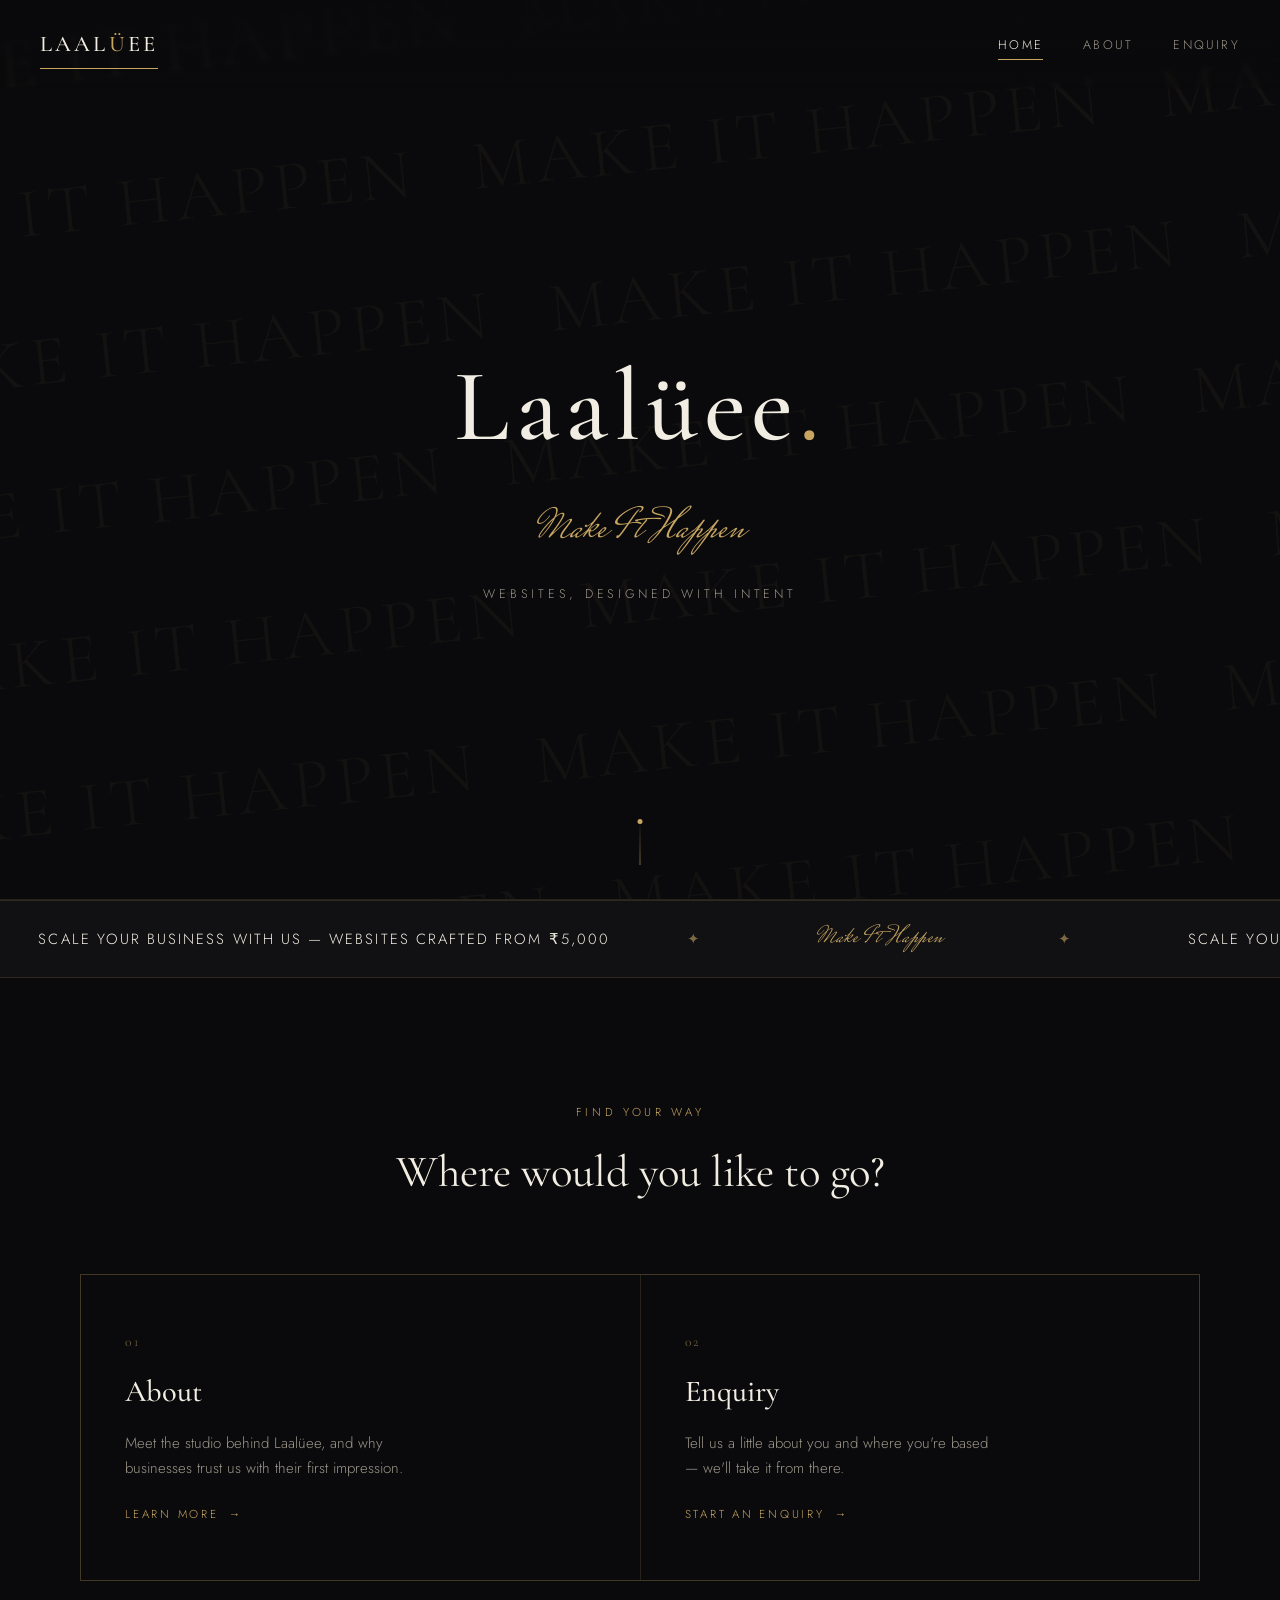
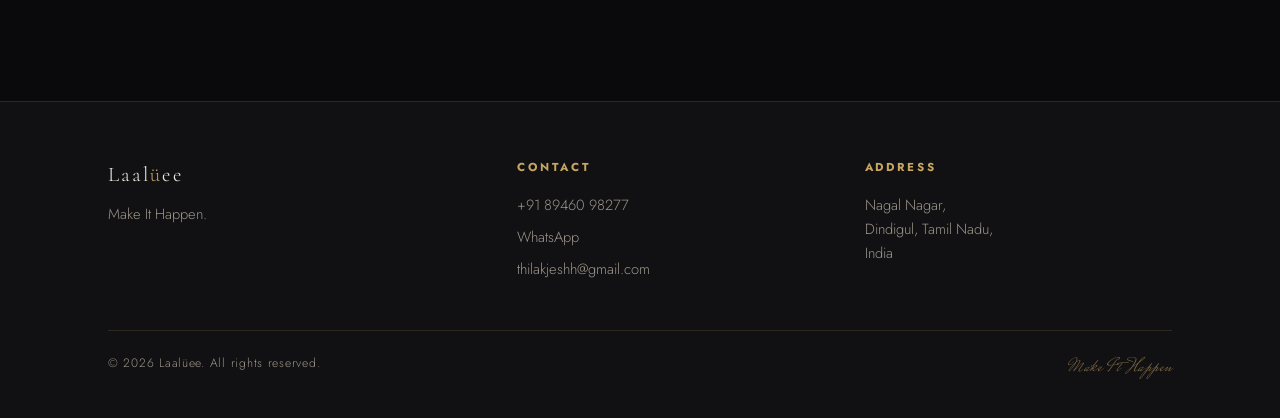
<file: index.html>
<!DOCTYPE html>
<html lang="en">
<head>
<meta charset="UTF-8">
<meta name="viewport" content="width=device-width, initial-scale=1.0">
<title>Laalüee — Make It Happen</title>
<meta name="description" content="Laalüee designs and builds premium, trustworthy websites for small businesses. Make it happen.">
<link rel="stylesheet" href="styles.css">
</head>
<body>

<!-- Loader overlay -->
<div class="loader" id="pageLoader" aria-hidden="true">
  <div class="loader-inner">
    <span class="loader-ghost">Laä</span>
    <span class="loader-ink">Laä</span>
  </div>
</div>

<!-- Nav -->
<nav class="site-nav">
  <a href="index.html" class="logo" data-nav>Laal<span>ü</span>ee</a>
  <ul>
    <li><a href="index.html" data-nav>Home</a></li>
    <li><a href="about.html" data-nav>About</a></li>
    <li><a href="enquiry.html" data-nav>Enquiry</a></li>
  </ul>
</nav>

<!-- Hero -->
<section class="hero">
  <div class="watermark" id="watermark" aria-hidden="true"></div>
  <div class="hero-content container">
    <h1 class="brand-name">Laal&uuml;ee<span class="dot">.</span></h1>
    <p class="brand-slogan">Make It Happen</p>
    <p class="hero-sub">Websites, designed with intent</p>
  </div>
  <div class="scroll-cue" aria-hidden="true"></div>
</section>

<!-- Marquee -->
<div class="marquee" aria-hidden="true">
  <div class="marquee-track" id="marqueeTrack">
    <span class="price">Scale your business with us — websites crafted from &#8377;5,000<span class="divider">&#10022;</span></span>
    <span class="slogan">Make It Happen<span class="divider" style="color:var(--gold-dim); font-family:var(--font-body); margin-left:2.4rem;">&#10022;</span></span>
  </div>
</div>

<!-- Options -->
<section class="options container">
  <div class="options-head">
    <p class="eyebrow">Find your way</p>
    <h2>Where would you like to go?</h2>
  </div>
  <div class="option-grid">
    <a href="about.html" class="option-card" data-nav>
      <span class="num">01</span>
      <h3>About</h3>
      <p>Meet the studio behind Laalüee, and why businesses trust us with their first impression.</p>
      <span class="go">Learn more</span>
    </a>
    <a href="enquiry.html" class="option-card" data-nav>
      <span class="num">02</span>
      <h3>Enquiry</h3>
      <p>Tell us a little about you and where you're based — we'll take it from there.</p>
      <span class="go">Start an enquiry</span>
    </a>
  </div>
</section>

<!-- Footer -->
<footer class="site-footer">
  <div class="container">
    <div class="footer-grid">
      <div class="footer-col">
        <div class="footer-brand">Laal<span>ü</span>ee</div>
        <p>Make It Happen.</p>
      </div>
      <div class="footer-col">
        <h4>Contact</h4>
        <a href="tel:+918946098277">+91 89460 98277</a>
        <a href="https://wa.me/918946098277" target="_blank" rel="noopener">WhatsApp</a>
        <a href="mailto:Laaluee.in@gmail.com">thilakjeshh@gmail.com</a>
      </div>
      <div class="footer-col">
        <h4>Address</h4>
        <p>Nagal Nagar,<br>Dindigul, Tamil Nadu,<br>India</p>
      </div>
    </div>
    <div class="footer-bottom">
      <span>&copy; <span id="year"></span> Laalüee. All rights reserved.</span>
      <span class="script">Make It Happen</span>
    </div>
  </div>
</footer>

<script src="script.js"></script>
<script>document.getElementById("year").textContent = new Date().getFullYear();</script>
</body>
</html>
</file>
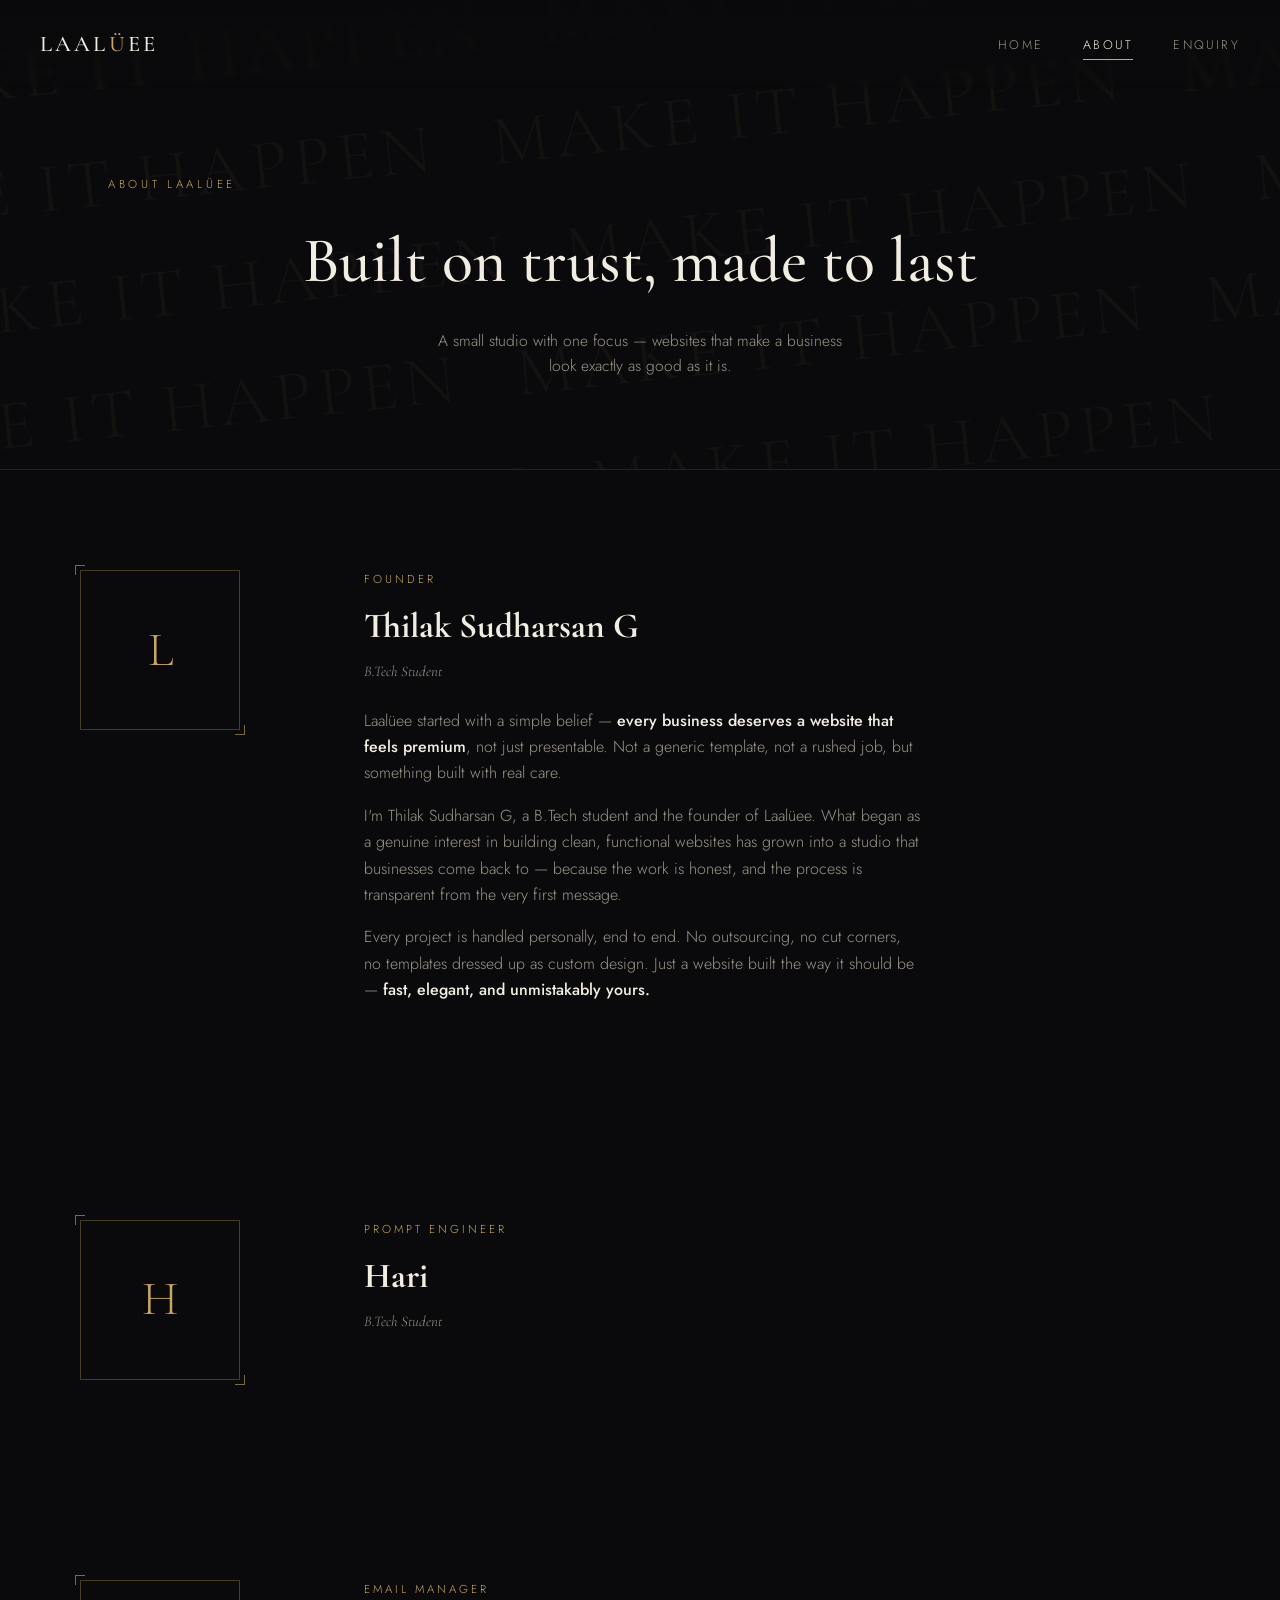
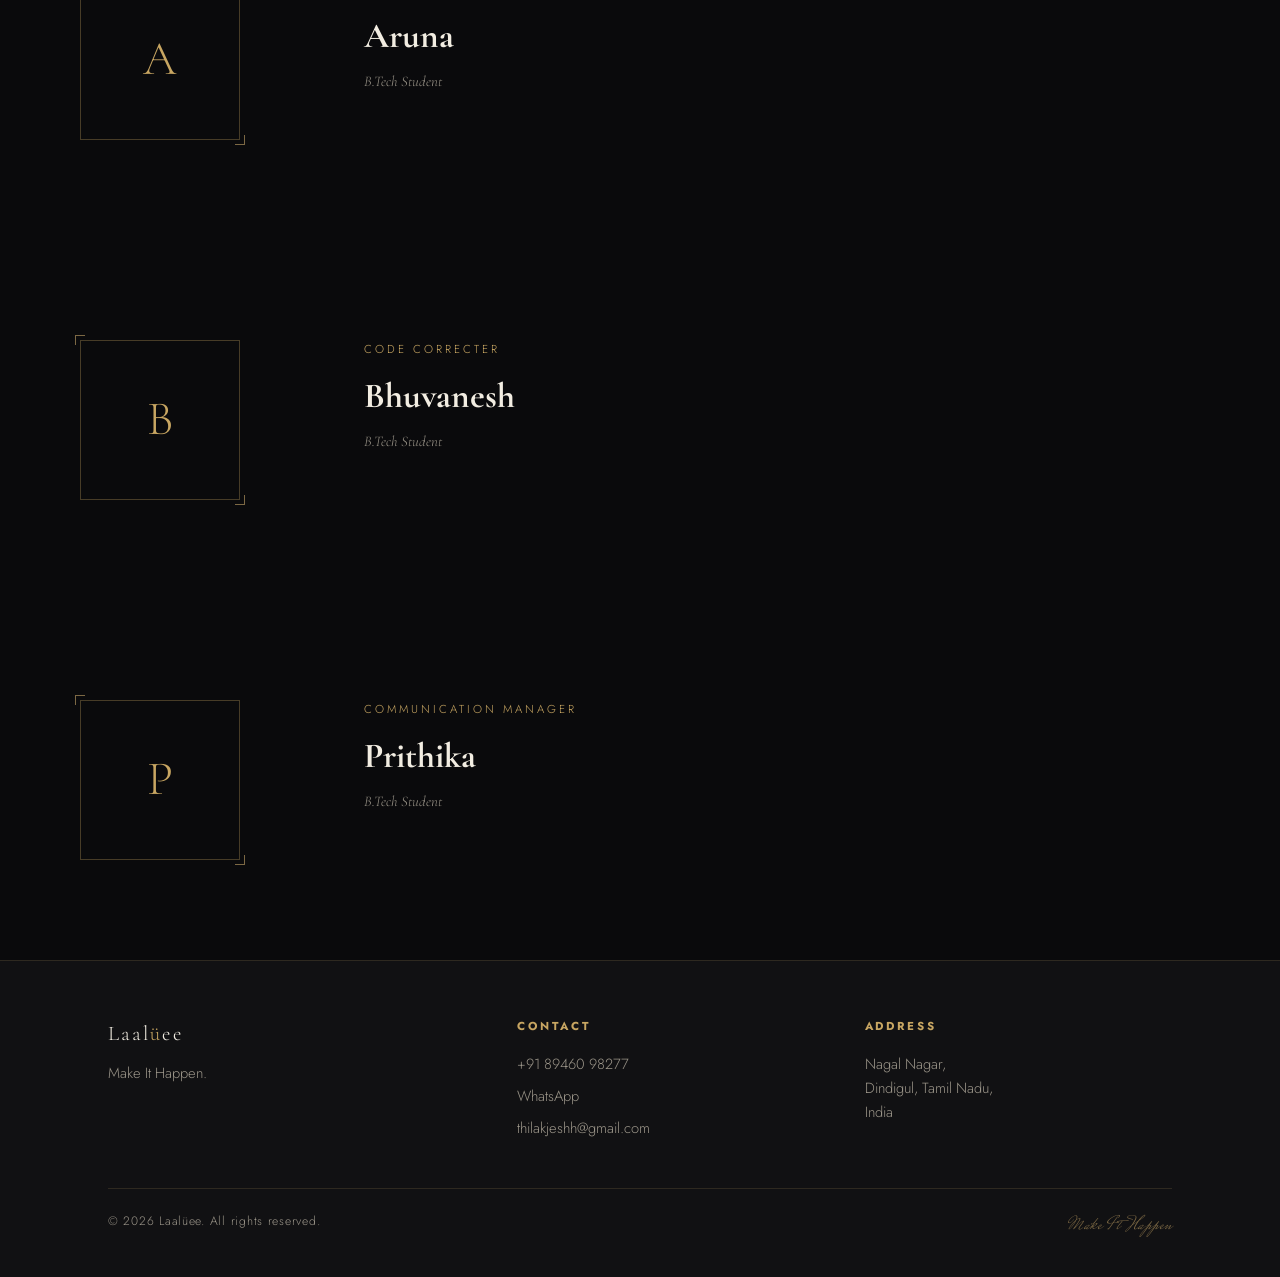
<file: about.html>
<!DOCTYPE html>
<html lang="en">
<head>
<meta charset="UTF-8">
<meta name="viewport" content="width=device-width, initial-scale=1.0">
<title>About — Laalüee</title>
<meta name="description" content="Meet Laalüee — founded by Thilak Sudharsan G, building clean, trustworthy websites for small businesses.">
<link rel="stylesheet" href="styles.css">
</head>
<body>

<div class="loader" id="pageLoader" aria-hidden="true">
  <div class="loader-inner">
    <span class="loader-ghost">Laä</span>
    <span class="loader-ink">Laä</span>
  </div>
</div>

<nav class="site-nav">
  <a href="index.html" class="logo" data-nav>Laal<span>ü</span>ee</a>
  <ul>
    <li><a href="index.html" data-nav>Home</a></li>
    <li><a href="about.html" data-nav>About</a></li>
    <li><a href="enquiry.html" data-nav>Enquiry</a></li>
  </ul>
</nav>

<header class="page-hero">
  <div class="watermark" id="watermark" aria-hidden="true"></div>
  <div class="container">
    <p class="eyebrow" style="text-align:center;">About Laalüee</p>
    <h1>Built on trust, made to last</h1>
    <p class="lede">A small studio with one focus — websites that make a business look exactly as good as it is.</p>
  </div>
</header>
<section class="container founder">

  <div class="founder-mark" aria-hidden="true">L</div>

  <div>

    <p class="founder-role">Founder</p>

    <h2 class="founder-name">Thilak Sudharsan G</h2>

    <p class="founder-title">B.Tech Student</p>

    <div class="founder-bio">

      <p>Laalüee started with a simple belief — <strong>every business deserves a website that feels premium</strong>, not just presentable. Not a generic template, not a rushed job, but something built with real care.</p>

      <p>I'm Thilak Sudharsan G, a B.Tech student and the founder of Laalüee. What began as a genuine interest in building clean, functional websites has grown into a studio that businesses come back to — because the work is honest, and the process is transparent from the very first message.</p>

      <p>Every project is handled personally, end to end. No outsourcing, no cut corners, no templates dressed up as custom design. Just a website built the way it should be — <strong>fast, elegant, and unmistakably yours.</strong></p>

    </div>

  </div>

</section>

<section class="container founder">

  <div class="founder-mark" aria-hidden="true">H</div>

  <div>

    <p class="founder-role">Prompt Engineer</p>

    <h2 class="founder-name">Hari</h2>

    <p class="founder-title">B.Tech Student</p>

  </div>

</section>

<section class="container founder">

  <div class="founder-mark" aria-hidden="true">A</div>

  <div>

    <p class="founder-role">Email Manager</p>

    <h2 class="founder-name">Aruna</h2>

    <p class="founder-title">B.Tech Student</p>

  </div>

</section>

<section class="container founder">

  <div class="founder-mark" aria-hidden="true">B</div>

  <div>

    <p class="founder-role">Code Correcter</p>

    <h2 class="founder-name">Bhuvanesh</h2>

    <p class="founder-title">B.Tech Student</p>

  </div>

</section>

<section class="container founder">

  <div class="founder-mark" aria-hidden="true">P</div>

  <div>

    <p class="founder-role">Communication Manager</p>

    <h2 class="founder-name">Prithika</h2>

    <p class="founder-title">B.Tech Student</p>

  </div>

</section>


<footer class="site-footer">
  <div class="container">
    <div class="footer-grid">
      <div class="footer-col">
        <div class="footer-brand">Laal<span>ü</span>ee</div>
        <p>Make It Happen.</p>
      </div>
      <div class="footer-col">
        <h4>Contact</h4>
        <a href="tel:+918946098277">+91 89460 98277</a>
        <a href="https://wa.me/918946098277" target="_blank" rel="noopener">WhatsApp</a>
        <a href="mailto:thilakjeshh@gmail.com">thilakjeshh@gmail.com</a>
      </div>
      <div class="footer-col">
        <h4>Address</h4>
        <p>Nagal Nagar,<br>Dindigul, Tamil Nadu,<br>India</p>
      </div>
    </div>
    <div class="footer-bottom">
      <span>&copy; <span id="year"></span> Laalüee. All rights reserved.</span>
      <span class="script">Make It Happen</span>
    </div>
  </div>
</footer>

<script src="script.js"></script>
<script>document.getElementById("year").textContent = new Date().getFullYear();</script>
</body>
</html>
</file>
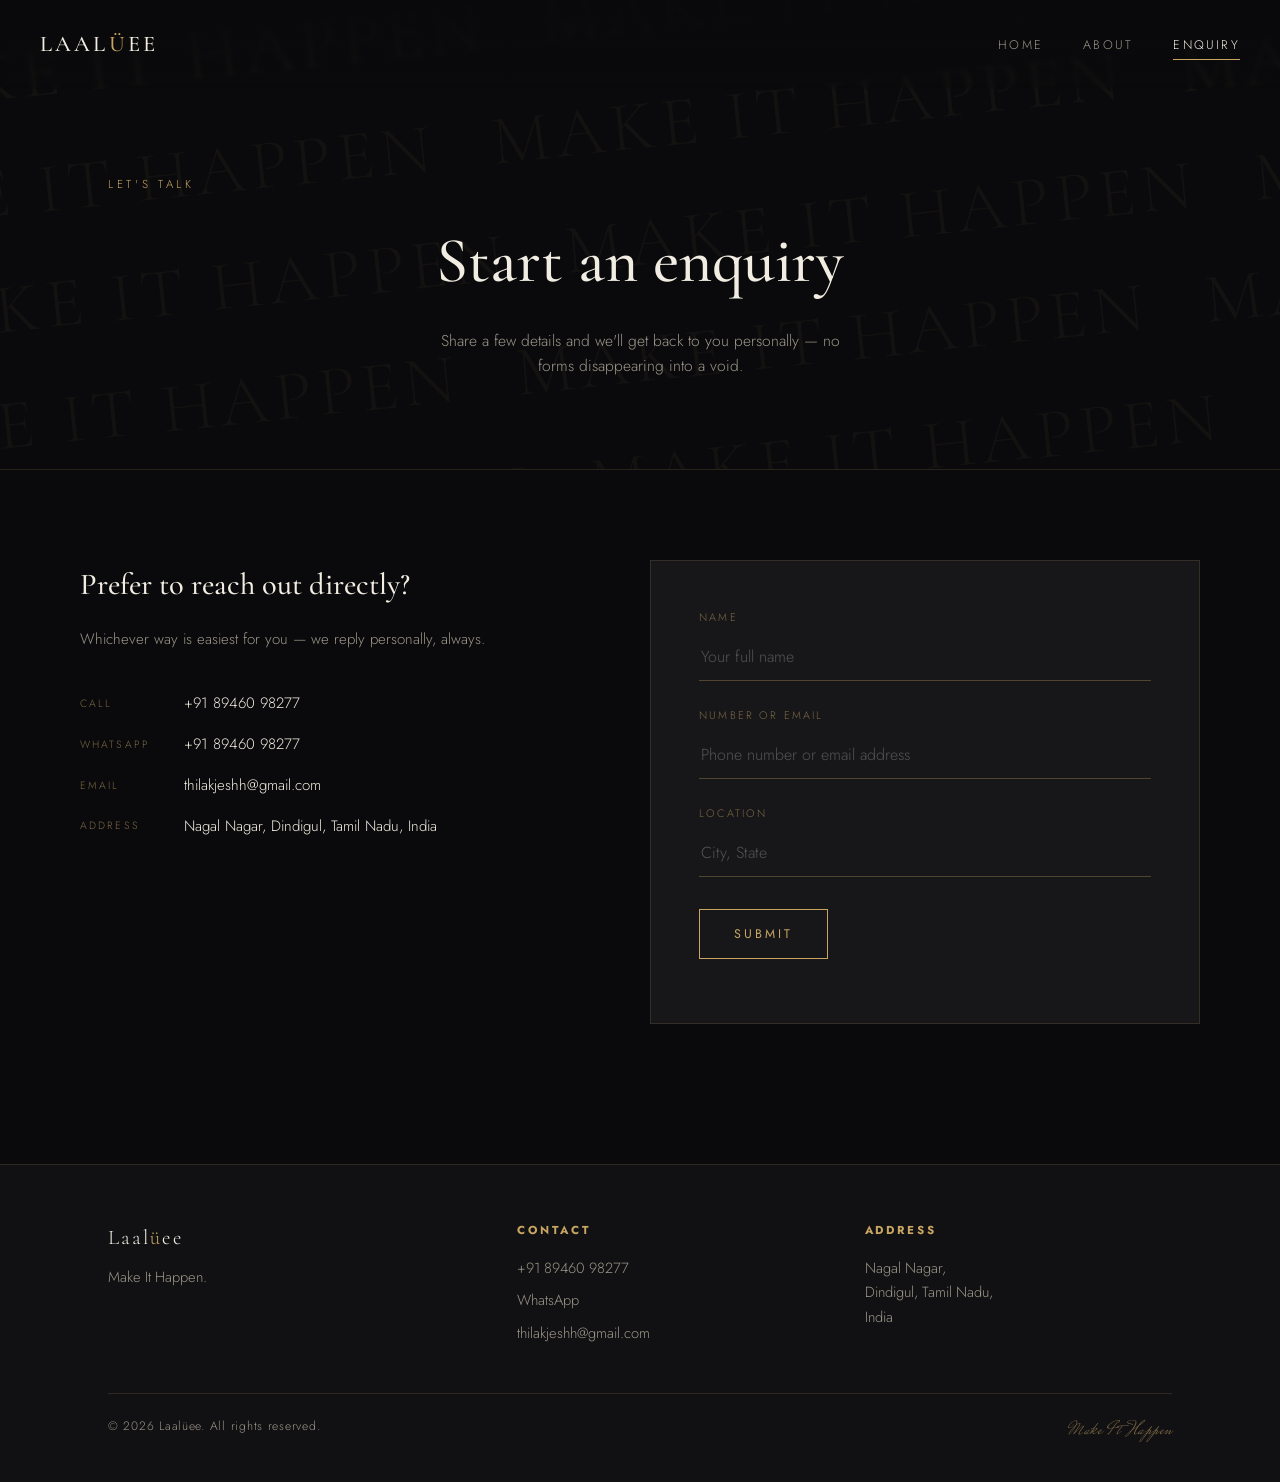
<file: enquiry.html>
<!DOCTYPE html>
<html lang="en">
<head>
<meta charset="UTF-8">
<meta name="viewport" content="width=device-width, initial-scale=1.0">
<title>Enquiry — Laalüee</title>
<meta name="description" content="Start an enquiry with Laalüee — tell us about you and your business, and we'll take it from there.">
<link rel="stylesheet" href="styles.css">
</head>
<body>

<div class="loader" id="pageLoader" aria-hidden="true">
  <div class="loader-inner">
    <span class="loader-ghost">Laä</span>
    <span class="loader-ink">Laä</span>
  </div>
</div>

<nav class="site-nav">
  <a href="index.html" class="logo" data-nav>Laal<span>ü</span>ee</a>
  <ul>
    <li><a href="index.html" data-nav>Home</a></li>
    <li><a href="about.html" data-nav>About</a></li>
    <li><a href="enquiry.html" data-nav>Enquiry</a></li>
  </ul>
</nav>

<header class="page-hero">
  <div class="watermark" id="watermark" aria-hidden="true"></div>
  <div class="container">
    <p class="eyebrow" style="text-align:center;">Let's talk</p>
    <h1>Start an enquiry</h1>
    <p class="lede">Share a few details and we'll get back to you personally — no forms disappearing into a void.</p>
  </div>
</header>

<section class="container enquiry-wrap">
  <div class="enquiry-info">
    <h2>Prefer to reach out directly?</h2>
    <p>Whichever way is easiest for you — we reply personally, always.</p>
    <div class="enquiry-contact">
      <a href="tel:+918946098277"><span class="tag">Call</span> +91 89460 98277</a>
      <a href="https://wa.me/918946098277" target="_blank" rel="noopener"><span class="tag">WhatsApp</span> +91 89460 98277</a>
      <a href="mailto:thilakjeshh@gmail.com"><span class="tag">Email</span> thilakjeshh@gmail.com</a>
      <a href="#" onclick="return false;" style="cursor:default;"><span class="tag">Address</span> Nagal Nagar, Dindigul, Tamil Nadu, India</a>
    </div>
  </div>

  <div class="form-card">
    <form id="enquiryForm">
      <div class="field">
        <label for="name">Name</label>
        <input type="text" id="name" name="name" placeholder="Your full name" required>
      </div>
      <div class="field">
        <label for="contact">Number or Email</label>
        <input type="text" id="contact" name="contact" placeholder="Phone number or email address" required>
      </div>
      <div class="field">
        <label for="location">Location</label>
        <input type="text" id="location" name="location" placeholder="City, State" required>
      </div>
      <button type="submit" class="submit-btn">Submit</button>
      <p class="form-note" id="formNote"></p>
    </form>

    <div class="form-success" id="formSuccess">
      <p class="script-line">You have made it.</p>
      <p>Thank you — we've received your details and will reach out to you shortly.</p>
    </div>
  </div>
</section>

<footer class="site-footer">
  <div class="container">
    <div class="footer-grid">
      <div class="footer-col">
        <div class="footer-brand">Laal<span>ü</span>ee</div>
        <p>Make It Happen.</p>
      </div>
      <div class="footer-col">
        <h4>Contact</h4>
        <a href="tel:+918946098277">+91 89460 98277</a>
        <a href="https://wa.me/918946098277" target="_blank" rel="noopener">WhatsApp</a>
        <a href="mailto:thilakjeshh@gmail.com">thilakjeshh@gmail.com</a>
      </div>
      <div class="footer-col">
        <h4>Address</h4>
        <p>Nagal Nagar,<br>Dindigul, Tamil Nadu,<br>India</p>
      </div>
    </div>
    <div class="footer-bottom">
      <span>&copy; <span id="year"></span> Laalüee. All rights reserved.</span>
      <span class="script">Make It Happen</span>
    </div>
  </div>
</footer>

<script src="script.js"></script>
<script>document.getElementById("year").textContent = new Date().getFullYear();</script>
</body>
</html>
</file>
<file: styles.css>
/* =========================================================
   Laalüee — Premium website design tokens & base styles
   ========================================================= */

@import url('https://fonts.googleapis.com/css2?family=Cormorant+Garamond:wght@300;400;500;600&family=Jost:wght@300;400;500;600&family=Mrs+Saint+Delafield&display=swap');

:root{
  /* --- Colour system (deliberately restrained) --- */
  --bg:          #0a0a0c;   /* near-black, warm undertone */
  --bg-soft:     #111113;
  --surface:     #17171a;
  --line:        rgba(200,166,98,0.16);
  --line-strong: rgba(200,166,98,0.32);

  --ink:         #f2ede2;   /* warm ivory text */
  --ink-dim:     #9c968a;   /* muted stone */

  --gold:        #c8a662;   /* champagne gold accent */
  --gold-soft:   rgba(200,166,98,0.10);
  --gold-dim:    #7c6844;

  --font-display: 'Cormorant Garamond', serif;
  --font-body:    'Jost', sans-serif;
  --font-script:  'Mrs Saint Delafield', cursive;

  --ease: cubic-bezier(.22,.61,.36,1);
}

*,*::before,*::after{ box-sizing: border-box; }

html{ scroll-behavior: smooth; }

body{
  margin:0;
  background: var(--bg);
  color: var(--ink);
  font-family: var(--font-body);
  font-weight: 300;
  line-height: 1.65;
  -webkit-font-smoothing: antialiased;
  overflow-x: hidden;
}

a{ color: inherit; text-decoration: none; }

img{ max-width: 100%; display:block; }

::selection{ background: var(--gold); color: #0a0a0c; }

:focus-visible{
  outline: 1px solid var(--gold);
  outline-offset: 4px;
}

.container{
  width: 100%;
  max-width: 1120px;
  margin: 0 auto;
  padding: 0 28px;
}

.eyebrow{
  display:inline-block;
  font-family: var(--font-body);
  font-size: 0.72rem;
  letter-spacing: 0.32em;
  text-transform: uppercase;
  color: var(--gold);
  margin: 0 0 14px;
}

.rule{
  width: 46px;
  height: 1px;
  background: var(--line-strong);
  margin: 22px auto;
}

/* =========================================================
   Navigation
   ========================================================= */

.site-nav{
  position: fixed;
  top:0; left:0; right:0;
  z-index: 40;
  display:flex;
  align-items:center;
  justify-content: space-between;
  padding: 26px 40px;
  background: linear-gradient(to bottom, rgba(10,10,12,0.92) 20%, rgba(10,10,12,0));
  backdrop-filter: blur(2px);
}

.site-nav .logo{
  font-family: var(--font-display);
  font-size: 1.4rem;
  letter-spacing: 0.14em;
  color: var(--ink);
  font-weight: 500;
}
.site-nav .logo span{ color: var(--gold); }

.site-nav ul{
  list-style:none;
  display:flex;
  gap: 40px;
  margin:0; padding:0;
}

.site-nav a{
  font-size: 0.78rem;
  letter-spacing: 0.18em;
  text-transform: uppercase;
  color: var(--ink-dim);
  transition: color .3s var(--ease);
  position: relative;
}
.site-nav a::after{
  content:"";
  position:absolute; left:0; right:0; bottom:-6px;
  height:1px; background: var(--gold);
  transform: scaleX(0); transform-origin: right;
  transition: transform .35s var(--ease);
}
.site-nav a:hover,
.site-nav a.active{ color: var(--ink); }
.site-nav a:hover::after,
.site-nav a.active::after{ transform: scaleX(1); transform-origin: left; }

.nav-toggle{ display:none; }

@media (max-width: 640px){
  .site-nav{ padding: 20px 22px; }
  .site-nav .logo{ font-size: 1.15rem; }
  .site-nav ul{ gap: 22px; }
  .site-nav a{ font-size: 0.68rem; letter-spacing: 0.12em; }
}

/* =========================================================
   Watermark texture — the slogan, tiled, as fabric
   ========================================================= */

.watermark{
  position: absolute;
  inset: -10% -10%;
  z-index: 0;
  display:flex;
  flex-direction: column;
  justify-content: space-evenly;
  transform: rotate(-6deg);
  pointer-events: none;
  user-select: none;
  opacity: 0.05;
}
.watermark-row{
  display:flex;
  gap: 3.5rem;
  white-space: nowrap;
  font-family: var(--font-display);
  font-size: clamp(2.4rem, 6vw, 4.4rem);
  letter-spacing: 0.08em;
  color: var(--gold);
  text-transform: uppercase;
}
.watermark-row span{ opacity: 1; }
.watermark-row:nth-child(even){ transform: translateX(-4%); }

/* =========================================================
   Hero (home)
   ========================================================= */

.hero{
  position: relative;
  min-height: 100svh;
  display:flex;
  align-items:center;
  justify-content:center;
  text-align:center;
  overflow:hidden;
  border-bottom: 1px solid var(--line);
}

.hero-content{
  position: relative;
  z-index: 2;
  padding-top: 40px;
}

.brand-name{
  font-family: var(--font-display);
  font-weight: 500;
  font-size: clamp(3.2rem, 9vw, 6.4rem);
  letter-spacing: 0.06em;
  margin: 0;
  color: var(--ink);
  opacity: 0;
  transform: translateY(18px);
  animation: rise .9s var(--ease) .15s forwards;
}
.brand-name .dot{ color: var(--gold); }

.brand-slogan{
  font-family: var(--font-script);
  font-size: clamp(1.8rem, 3.4vw, 2.6rem);
  color: var(--gold);
  margin: 6px 0 0;
  font-weight: 400;
  opacity: 0;
  transform: translateY(14px);
  animation: rise .9s var(--ease) .5s forwards;
}

.hero-sub{
  font-family: var(--font-body);
  font-size: 0.78rem;
  letter-spacing: 0.3em;
  text-transform: uppercase;
  color: var(--ink-dim);
  margin-top: 18px;
  opacity: 0;
  animation: rise .9s var(--ease) .8s forwards;
}

@keyframes rise{ to{ opacity:1; transform: translateY(0); } }

/* scroll cue */
.scroll-cue{
  position:absolute; bottom: 34px; left:50%;
  transform: translateX(-50%);
  z-index: 2;
  width:1px; height: 46px;
  background: linear-gradient(to bottom, transparent, var(--gold-dim));
}
.scroll-cue::after{
  content:"";
  position:absolute; top:0; left:-2px;
  width:5px; height:5px; border-radius:50%;
  background: var(--gold);
  animation: drip 2.2s ease-in-out infinite;
}
@keyframes drip{
  0%{ top:0; opacity:0; }
  15%{ opacity:1; }
  85%{ opacity:1; }
  100%{ top:100%; opacity:0; }
}

/* =========================================================
   Marquee — pricing + slogan, always moving
   ========================================================= */

.marquee{
  position: relative;
  border-top: 1px solid var(--line);
  border-bottom: 1px solid var(--line);
  background: var(--bg-soft);
  overflow: hidden;
  padding: 18px 0;
}
.marquee-track{
  display:flex;
  width: max-content;
  animation: scroll-left 28s linear infinite;
}
.marquee-track span{
  font-family: var(--font-body);
  font-size: 0.92rem;
  letter-spacing: 0.14em;
  text-transform: uppercase;
  color: var(--ink-dim);
  padding: 0 2.4rem;
  white-space: nowrap;
  display:flex;
  align-items:center;
  gap: 2.4rem;
}
.marquee-track span.price{ color: var(--ink); }
.marquee-track span.slogan{
  font-family: var(--font-script);
  font-size: 1.5rem;
  color: var(--gold);
  text-transform: none;
  letter-spacing: 0.02em;
}
.marquee-track .divider{ color: var(--gold-dim); }

@keyframes scroll-left{
  from{ transform: translateX(0); }
  to{ transform: translateX(-50%); }
}

@media (prefers-reduced-motion: reduce){
  .marquee-track{ animation: none; }
  .brand-name,.brand-slogan,.hero-sub{ animation: none; opacity:1; transform:none; }
}

/* =========================================================
   Options / cards section (home)
   ========================================================= */

.options{
  padding: 120px 0;
  position: relative;
}
.options-head{ text-align:center; margin-bottom: 64px; }
.options-head h2{
  font-family: var(--font-display);
  font-weight: 400;
  font-size: clamp(2rem, 4vw, 2.8rem);
  margin: 0;
}

.option-grid{
  display:grid;
  grid-template-columns: 1fr 1fr;
  gap: 1px;
  background: var(--line);
  border: 1px solid var(--line);
}

.option-card{
  background: var(--bg);
  padding: 56px 44px;
  display:flex;
  flex-direction: column;
  gap: 14px;
  transition: background .4s var(--ease);
}
.option-card:hover{ background: var(--surface); }

.option-card .num{
  font-family: var(--font-display);
  font-size: 0.85rem;
  color: var(--gold-dim);
  letter-spacing: 0.2em;
}
.option-card h3{
  font-family: var(--font-display);
  font-weight: 500;
  font-size: 1.9rem;
  margin: 0;
}
.option-card p{
  color: var(--ink-dim);
  font-size: 0.94rem;
  margin: 0;
  max-width: 34ch;
}
.option-card .go{
  margin-top: 10px;
  font-size: 0.72rem;
  letter-spacing: 0.24em;
  text-transform: uppercase;
  color: var(--gold);
  display:inline-flex;
  align-items:center;
  gap: 10px;
}
.option-card .go::after{
  content:"→";
  transition: transform .3s var(--ease);
}
.option-card:hover .go::after{ transform: translateX(6px); }

@media (max-width: 720px){
  .option-grid{ grid-template-columns: 1fr; }
  .option-card{ padding: 44px 30px; }
}

/* =========================================================
   Footer
   ========================================================= */

footer.site-footer{
  border-top: 1px solid var(--line);
  padding: 56px 0 34px;
  background: var(--bg-soft);
}
.footer-grid{
  display:grid;
  grid-template-columns: 1.2fr 1fr 1fr;
  gap: 40px;
  margin-bottom: 40px;
}
.footer-col h4{
  font-family: var(--font-body);
  font-size: 0.72rem;
  letter-spacing: 0.26em;
  text-transform: uppercase;
  color: var(--gold);
  margin: 0 0 16px;
}
.footer-col p, .footer-col a{
  display:block;
  color: var(--ink-dim);
  font-size: 0.92rem;
  margin: 0 0 8px;
  transition: color .25s var(--ease);
}
.footer-col a:hover{ color: var(--gold); }

.footer-brand{
  font-family: var(--font-display);
  font-size: 1.3rem;
  letter-spacing: 0.1em;
  color: var(--ink);
  margin-bottom: 10px;
}
.footer-brand span{ color: var(--gold); }

.footer-bottom{
  border-top: 1px solid var(--line);
  padding-top: 22px;
  display:flex;
  justify-content: space-between;
  flex-wrap: wrap;
  gap: 10px;
  font-size: 0.76rem;
  letter-spacing: 0.06em;
  color: var(--ink-dim);
}
.footer-bottom .script{
  font-family: var(--font-script);
  font-size: 1.2rem;
  color: var(--gold-dim);
}

@media (max-width: 780px){
  .footer-grid{ grid-template-columns: 1fr; gap: 30px; }
}

/* =========================================================
   Inner page hero (About / Enquiry)
   ========================================================= */

.page-hero{
  position: relative;
  padding: 170px 0 90px;
  overflow: hidden;
  border-bottom: 1px solid var(--line);
}
.page-hero h1{
  position: relative; z-index: 2;
  font-family: var(--font-display);
  font-weight: 500;
  font-size: clamp(2.6rem, 6vw, 4rem);
  margin: 0;
  text-align: center;
}
.page-hero .lede{
  position: relative; z-index: 2;
  text-align:center;
  color: var(--ink-dim);
  max-width: 46ch;
  margin: 14px auto 0;
  font-size: 0.98rem;
}

/* =========================================================
   About page
   ========================================================= */

.founder{
  padding: 100px 0;
  display:grid;
  grid-template-columns: 220px 1fr;
  gap: 64px;
  align-items: start;
}
.founder-mark{
  width: 160px; height: 160px;
  border: 1px solid var(--line-strong);
  display:flex; align-items:center; justify-content:center;
  font-family: var(--font-display);
  font-size: 3rem;
  color: var(--gold);
  position: relative;
}
.founder-mark::before,
.founder-mark::after{
  content:"";
  position:absolute; width: 10px; height: 10px;
  border: 1px solid var(--gold-dim);
}
.founder-mark::before{ top:-6px; left:-6px; border-width: 1px 0 0 1px; }
.founder-mark::after{ bottom:-6px; right:-6px; border-width: 0 1px 1px 0; }

.founder-role{
  font-size: 0.72rem;
  letter-spacing: 0.26em;
  text-transform: uppercase;
  color: var(--gold);
  margin: 0 0 8px;
}
.founder-name{
  font-family: var(--font-display);
  font-size: 2.2rem;
  margin: 0 0 4px;
}
.founder-title{
  color: var(--ink-dim);
  font-size: 0.92rem;
  margin: 0 0 24px;
  font-style: italic;
  font-family: var(--font-display);
}
.founder-bio p{
  color: var(--ink-dim);
  max-width: 62ch;
  margin: 0 0 16px;
}
.founder-bio strong{ color: var(--ink); font-weight: 500; }

@media (max-width: 780px){
  .founder{ grid-template-columns: 1fr; gap: 30px; text-align:center; }
  .founder-mark{ margin: 0 auto; }
  .founder-bio p{ margin-left:auto; margin-right:auto; }
}

.values{
  border-top: 1px solid var(--line);
  padding: 80px 0 110px;
}
.values-grid{
  display:grid;
  grid-template-columns: repeat(3,1fr);
  gap: 40px;
  margin-top: 50px;
}
.values-grid h3{
  font-family: var(--font-display);
  font-size: 1.4rem;
  margin: 0 0 10px;
  color: var(--gold);
  font-weight: 500;
}
.values-grid p{
  color: var(--ink-dim);
  font-size: 0.9rem;
  margin: 0;
}
@media (max-width: 780px){
  .values-grid{ grid-template-columns: 1fr; }
}

/* =========================================================
   Enquiry page
   ========================================================= */

.enquiry-wrap{
  padding: 90px 0 140px;
  display:grid;
  grid-template-columns: 1fr 1.1fr;
  gap: 70px;
}
.enquiry-info h2{
  font-family: var(--font-display);
  font-size: 1.9rem;
  margin: 0 0 16px;
  font-weight: 500;
}
.enquiry-info p{ color: var(--ink-dim); font-size: 0.94rem; }
.enquiry-contact{ margin-top: 40px; }
.enquiry-contact a{
  display:flex; align-items:center; gap: 12px;
  color: var(--ink); font-size: 0.94rem; margin-bottom: 16px;
  transition: color .25s var(--ease);
}
.enquiry-contact a:hover{ color: var(--gold); }
.enquiry-contact .tag{
  font-size: 0.66rem; letter-spacing: 0.2em; text-transform: uppercase;
  color: var(--gold-dim); width: 92px; flex-shrink:0;
}

.form-card{
  background: var(--surface);
  border: 1px solid var(--line);
  padding: 48px;
  position: relative;
}
.field{ margin-bottom: 26px; position: relative; }
.field label{
  display:block;
  font-size: 0.68rem;
  letter-spacing: 0.2em;
  text-transform: uppercase;
  color: var(--gold-dim);
  margin-bottom: 10px;
}
.field input,
.field textarea{
  width: 100%;
  background: transparent;
  border: none;
  border-bottom: 1px solid var(--line-strong);
  color: var(--ink);
  font-family: var(--font-body);
  font-size: 1rem;
  font-weight: 300;
  padding: 8px 2px 12px;
  transition: border-color .3s var(--ease);
}
.field input::placeholder,
.field textarea::placeholder{ color: rgba(242,237,226,0.28); }
.field input:focus,
.field textarea:focus{
  outline: none;
  border-bottom-color: var(--gold);
}

.submit-btn{
  appearance: none;
  border: 1px solid var(--gold);
  background: transparent;
  color: var(--gold);
  font-family: var(--font-body);
  font-size: 0.78rem;
  letter-spacing: 0.24em;
  text-transform: uppercase;
  padding: 15px 34px;
  cursor: pointer;
  transition: background .3s var(--ease), color .3s var(--ease);
  margin-top: 6px;
}
.submit-btn:hover{ background: var(--gold); color: #0a0a0c; }
.submit-btn:disabled{ opacity: 0.5; cursor: progress; }

.form-note{
  font-size: 0.78rem;
  color: var(--ink-dim);
  margin-top: 16px;
}
.form-note.error{ color: #c9776a; }

.form-success{
  display:none;
  text-align:center;
  padding: 30px 0;
}
.form-success.show{ display:block; }
.form-success .script-line{
  font-family: var(--font-script);
  font-size: 3rem;
  color: var(--gold);
  margin: 0 0 10px;
}
.form-success p{ color: var(--ink-dim); font-size: 0.92rem; }

@media (max-width: 860px){
  .enquiry-wrap{ grid-template-columns: 1fr; gap: 46px; }
  .form-card{ padding: 34px 26px; }
}

/* =========================================================
   Loader overlay — "Laä" written on a loop
   ========================================================= */

.loader{
  position: fixed;
  inset: 0;
  z-index: 999;
  background: var(--bg);
  display:flex;
  align-items:center;
  justify-content:center;
  opacity: 1;
  visibility: visible;
  transition: opacity .5s var(--ease), visibility .5s var(--ease);
}
.loader.hidden{
  opacity: 0;
  visibility: hidden;
  pointer-events: none;
}

.loader-inner{
  position: relative;
  font-family: var(--font-script);
  font-size: clamp(3.4rem, 10vw, 5.5rem);
  line-height: 1;
}
.loader-ghost{ color: rgba(200,166,98,0.14); }
.loader-ink{
  position:absolute; inset:0;
  color: var(--gold);
  clip-path: inset(0 100% 0 0);
  animation: write-loop 2s ease-in-out infinite;
}
@keyframes write-loop{
  0%{   clip-path: inset(0 100% 0 0); }
  42%{  clip-path: inset(0 0% 0 0); }
  62%{  clip-path: inset(0 0% 0 0); }
  100%{ clip-path: inset(0 100% 0 0); }
}

@media (prefers-reduced-motion: reduce){
  .loader-ink{ animation: none; clip-path: inset(0 0 0 0); }
}
</file>
